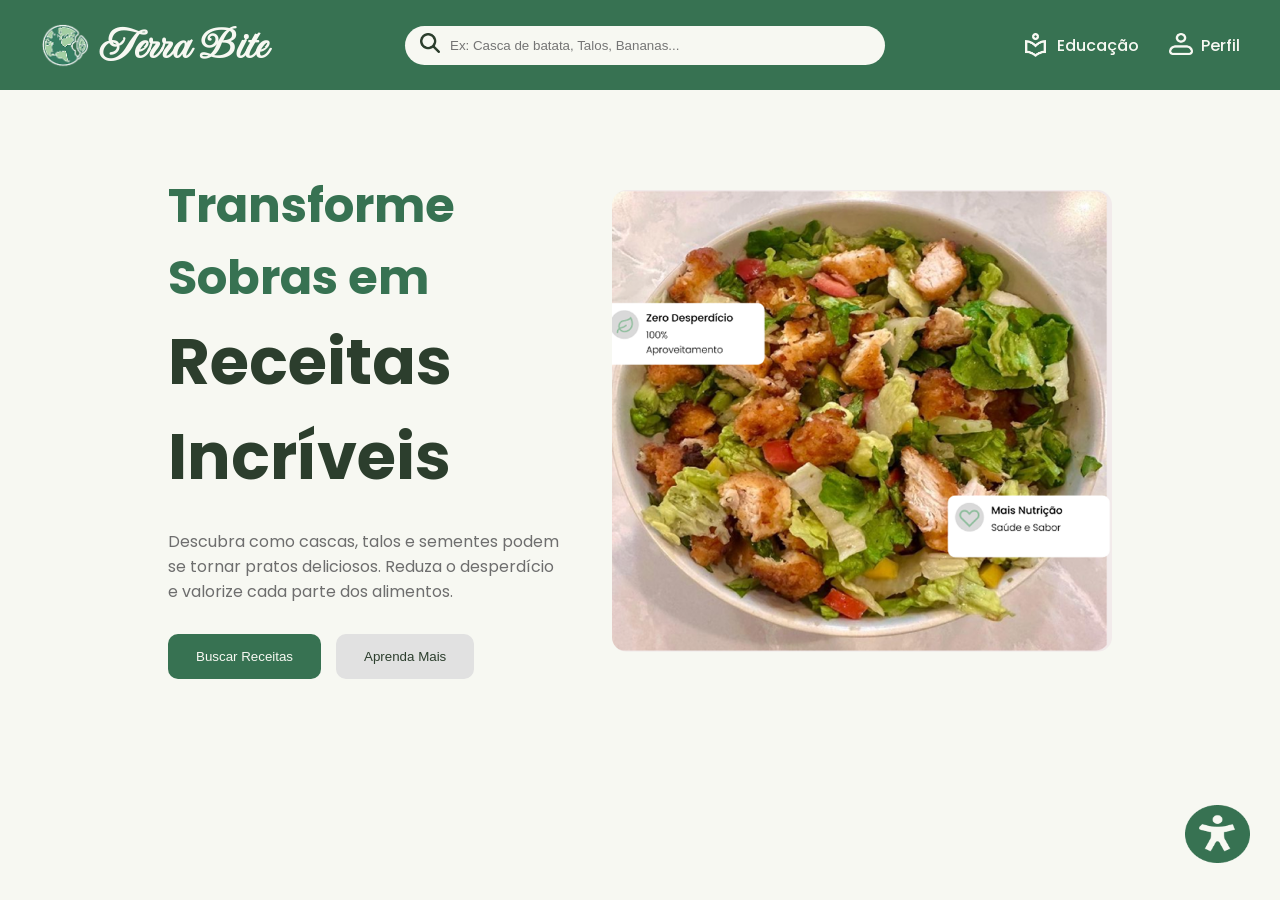
<file: index.html>
<!DOCTYPE html>
<html lang="pt-br">
<head>
    <meta charset="UTF-8">
    <meta name="viewport" content="width=device-width, initial-scale=1.0">

    <title>Terra Bite</title>
    
    <link rel="icon" type="image/png" href="pictures/image 15.png">

    <link rel="stylesheet" href="HomePage.css">
    <link rel="stylesheet" href="Style.css">
    <link rel="stylesheet" href="popup.css">
    <link rel="stylesheet" href="colors.css">
    
    
</head>
<body>

    <header class="navbar">

        <a href="index.html" class="logo-link">
            <div class="logo">
                <img src="icons/ICONE (1).png" alt="Logo Terra Bite">
                <h1>Terra Bite</h1>
            </div>
        </a>

        <div class="search">
            <div id="lupa" class="icone iconepequeno"></div>
            <input
            type="text"
            placeholder="Ex: Casca de batata, Talos, Bananas..."
            >
        </div>

        <nav>
            <a href="Educacao.html">
                <div id="educaçao" class="icone iconepequeno" ></div>
                Educação
            </a>

            <a href="Cadastro.html">
                <div id="perfil" class="icone iconepequeno" ></div>
                Perfil
            </a>
        </nav>

    </header>

    <!-- CONTEÚDO -->
    <main>

        <section class="hero">

            <div class="texto">

                <h3>
                    Transforme <br> Sobras em
                </h3>
                <h2>
                    Receitas Incríveis
                </h2>

                

                <p>
                    Descubra como cascas, talos e sementes podem se tornar pratos deliciosos.
                    Reduza o desperdício e valorize cada parte dos alimentos.
                </p>

                <div class="botoes">
                    <a href="NavegarReceitas.html">
                        <button class="btn-verde">
                            Buscar Receitas
                        </button>   
                    </a>
                    <a href="Educacao.html">
                        <button class="btn-cinza">
                            Aprenda Mais
                        </button>
                    </a>

                </div>

            </div>

            <div class="imagem">
                <img src="pictures/salada.png" alt="">
            </div>

        </section>

    </main>

    <button id="abrirpopup" class="acessibilidade icone"
        type="button" aria-label="Abrir acessibilidade">
    </button>   

<div id="areapopup"></div>

<script src="popup.js"></script>
<script src="acessibilidade2.js"></script>

</body>
</html>
</file>
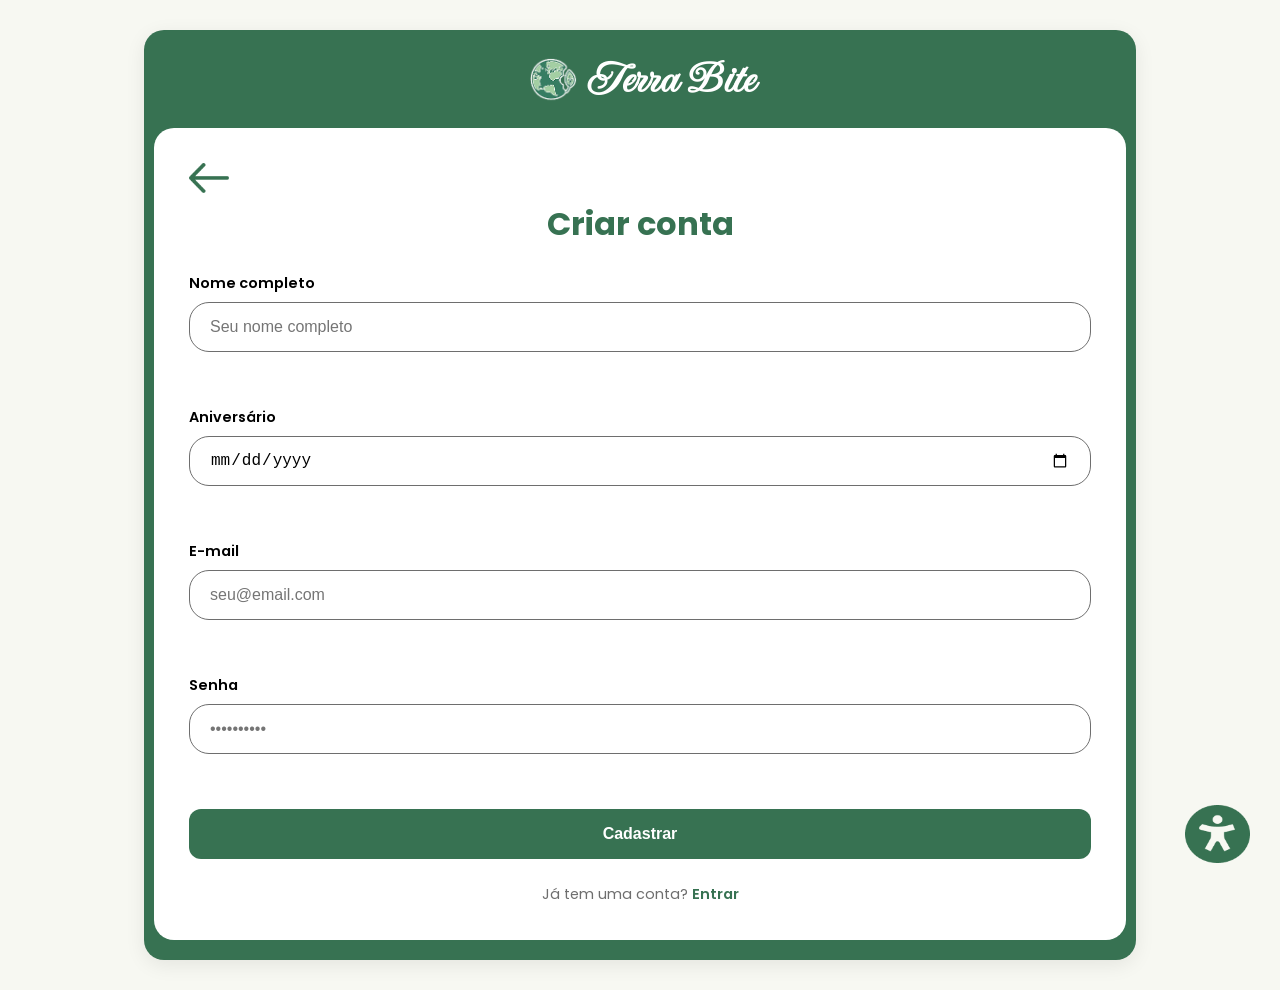
<file: Cadastro.html>
<!DOCTYPE html>
<html lang="pt-br">

<head>
    <meta charset="UTF-8">
    <meta name="viewport" content="width=device-width, initial-scale=1.0">
    <title>Criar Conta - Terra Bite</title>

    <link rel="stylesheet" href="Cadastro.css">
    <link rel="stylesheet" href="Style.css">
    <link rel="stylesheet" href="popup.css">
    <link rel="stylesheet" href="colors.css">
    
</head>

<body>

    <main >

        

        <!-- Logo -->
        <a href="index.html" class="logo-link">
            <div class="logo">
                <img src="icons/ICONE (1).png" alt="Logo Terra Bite">
                <h2>Terra Bite</h2>
            </div>
        </a>

        <div class="container">

            <div class="btn-sair">
                <img src="icons/voltar.png" alt="Voltar" onclick="history.back()">
            </div>

            <h1>Criar conta</h1>

            <form id="cadastroForm">

                <!-- Nome -->
                <label for="nome">Nome completo</label>
                <div class="input-box">
                    <input type="text" id="nome" placeholder="Seu nome completo">
                </div>
                <span id="erroNome" class="mensagem-erro"></span>

                <!-- Aniversário -->
                <label for="aniversario">Aniversário</label>
                <div class="input-box">
                    <input type="date" id="aniversario">
                </div>
                <span id="erroAniversario" class="mensagem-erro"></span>

                <!-- E-mail -->
                <label for="email">E-mail</label>
                <div class="input-box">
                    <input type="email" id="email" placeholder="seu@email.com">
                </div>
                <span id="erroEmail" class="mensagem-erro"></span>

                <!-- Senha -->
                <label for="senha">Senha</label>
                <div class="input-box">
                    <input type="password" id="senha" placeholder="••••••••••">
                </div>
                <span id="erroSenha" class="mensagem-erro"></span>

                <!-- Botão -->
                <button type="submit">
                    Cadastrar
                </button>

                <p class="login">
                    Já tem uma conta?
                    <a href="#">Entrar</a>
                </p>

            </form>
        </div>
    </main>


    <!-- POP-UP DE SUCESSO -->
    <div id="sucesso" class="sucesso">

        <div class="sucesso-box">
            <h2>Sucesso!</h2>
            <p>Cadastro realizado com sucesso!</p>
            <p>Seu perfil será aberto em seguida.</p>
        </div>

    </div>

    <button id="abrirpopup" class="acessibilidade icone"
        type="button" aria-label="Abrir acessibilidade">
    </button> 

    <div id="areapopup"></div>

    <script src="script.js"></script>
    <script src="popup.js"></script>
    <script src="acessibilidade2.js"></script>
    
</body>

</html>
</file>
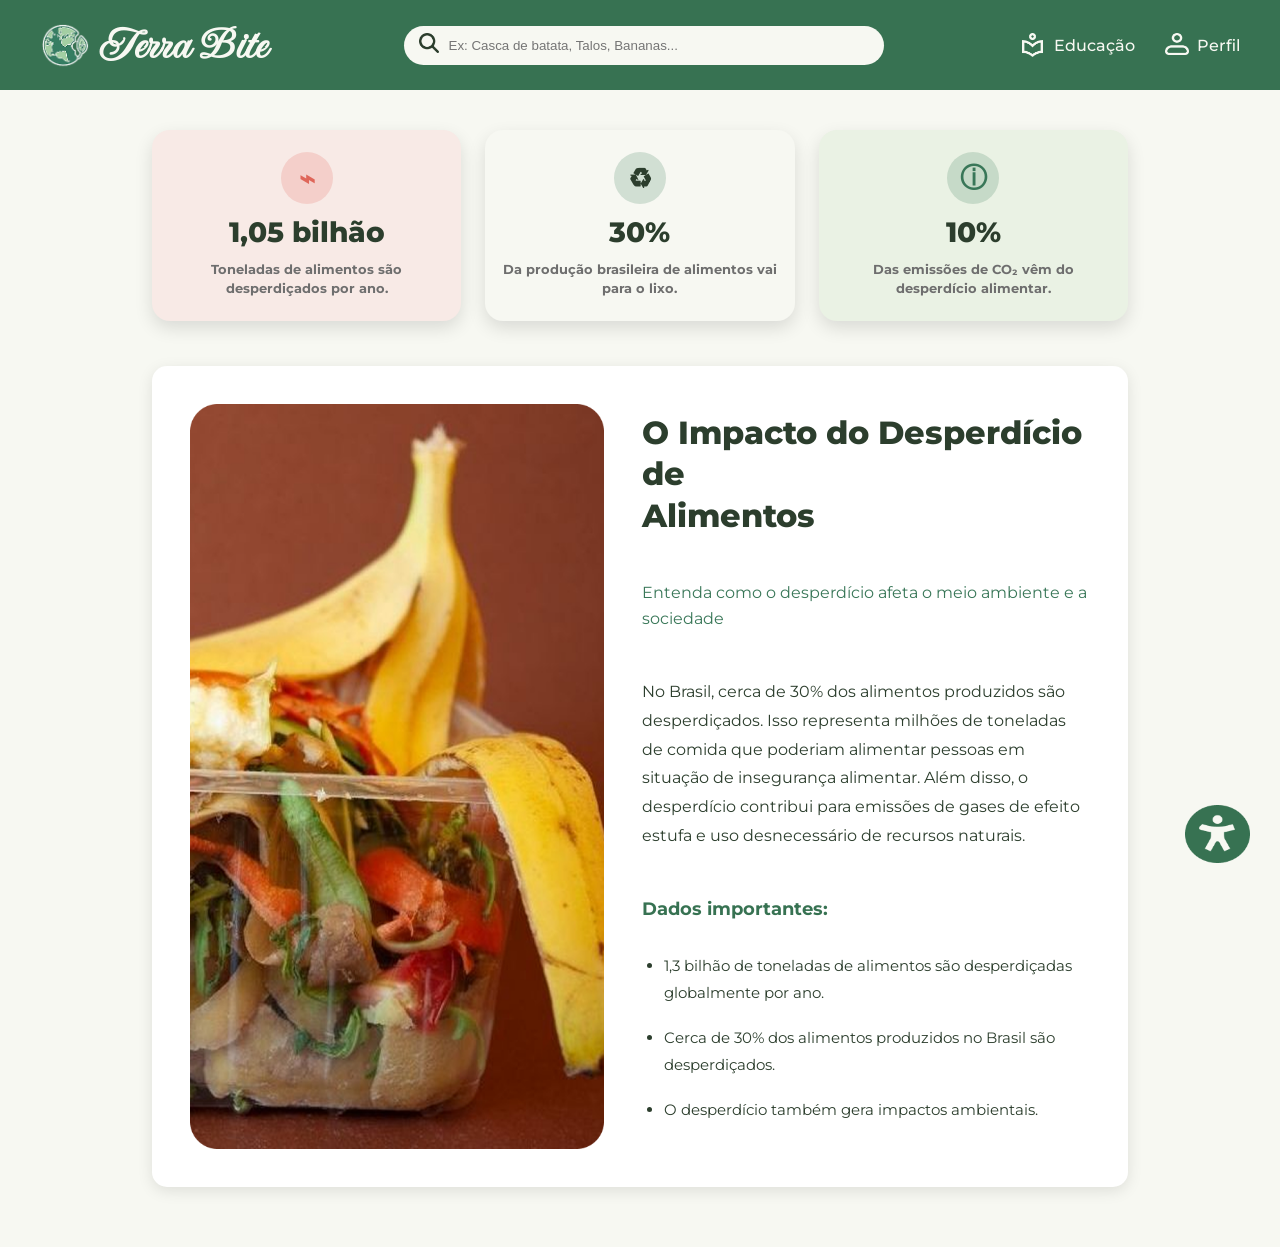
<file: Educacao.html>
<!DOCTYPE html>
<html lang="pt-BR">
<head>
    <meta charset="UTF-8">
    <meta name="viewport" content="width=device-width, initial-scale=1.0">

    <title>Desperdício de Alimentos</title>

    <link rel="stylesheet" href="Style.css">
    <link rel="stylesheet" href="popup.css">
    <link rel="stylesheet" href="colors.css">
    <link rel="stylesheet" href="Educacao.css">
    
    <link rel="preconnect" href="https://fonts.googleapis.com">
    <link rel="preconnect" href="https://fonts.gstatic.com" crossorigin>
    <link href="https://fonts.googleapis.com/css2?family=Montserrat:wght@400;500;600;700;800&display=swap" rel="stylesheet">
</head>

<body>

    <header class="navbar">

        <a href="index.html" class="logo-link">
            <div class="logo">
                <img src="icons/ICONE (1).png" alt="Logo Terra Bite">
                <h1>Terra Bite</h1>
            </div>
        </a>

        <div class="search">
            <div id="lupa" class="icone iconepequeno"></div>
            <input
            type="text"
            placeholder="Ex: Casca de batata, Talos, Bananas..."
            >
        </div>

        <nav>
            <a href="Educacao.html">
                <div id="educaçao" class="icone iconepequeno" ></div>
                Educação
            </a>

            <a href="Cadastro.html">
                <div id="perfil" class="icone iconepequeno" ></div>
                Perfil
            </a>
        </nav>

    </header>


    <main>

        <!-- CARDS SUPERIORES -->
        <section class="dados">

            <div class="card card-vermelho">
                <div class="icon">⌁</div>

                <h2>1,05 bilhão</h2>

                <p>
                    <b>Toneladas de alimentos são <br>desperdiçados
                     por ano.</b>
                </p>
            </div>


            <div class="card card-cinza">
                <div class="icon">♻</div>

                <h2>30%</h2>

                <p>
                    <b>Da produção brasileira de alimentos
                    vai para o lixo.</b>
                </p>
            </div>


            <div class="card card-verde">
                <div class="icon">ⓘ</div>

                <h2>10%</h2>

                <p>
                    <b>Das emissões de CO₂ vêm do
                    desperdício alimentar.</b>
                </p>
            </div>

        </section>


        <!-- SEÇÃO PRINCIPAL -->
        <section class="impacto">

            <!-- IMAGEM -->
            <div class="imagem">
                <img src="pictures/desperdicio.png" alt="Desperdício de alimentos">
            </div>


            <!-- TEXTO -->
            <div class="conteudo">

                <h1>
                    O Impacto do Desperdício de<br>
                    Alimentos
                </h1>

                <p class="subtitulo">
                    Entenda como o desperdício afeta o meio ambiente e a
                    sociedade
                </p>

                <p class="texto">
                    No Brasil, cerca de 30% dos alimentos produzidos
                    são desperdiçados. Isso representa milhões de
                    toneladas de comida que poderiam alimentar pessoas
                    em situação de insegurança alimentar. Além disso,
                    o desperdício contribui para emissões de gases de
                    efeito estufa e uso desnecessário de recursos naturais.
                </p>


                <h3>Dados importantes:</h3>

                <ul>
                    <li>
                        1,3 bilhão de toneladas de alimentos são
                        desperdiçadas globalmente por ano.
                    </li>

                    <li>
                        Cerca de 30% dos alimentos produzidos no Brasil
                        são desperdiçados.
                    </li>

                    <li>
                        O desperdício também gera impactos ambientais.
                    </li>
                </ul>
            </div>
        </section>
    </main>

    <button id="abrirpopup" class="acessibilidade icone"
        type="button" aria-label="Abrir acessibilidade">
    </button> 

    <div id="areapopup"></div>

    <script src="popup.js"></script>
    <script src="acessibilidade2.js"></script>
</body>
</html>
</file>
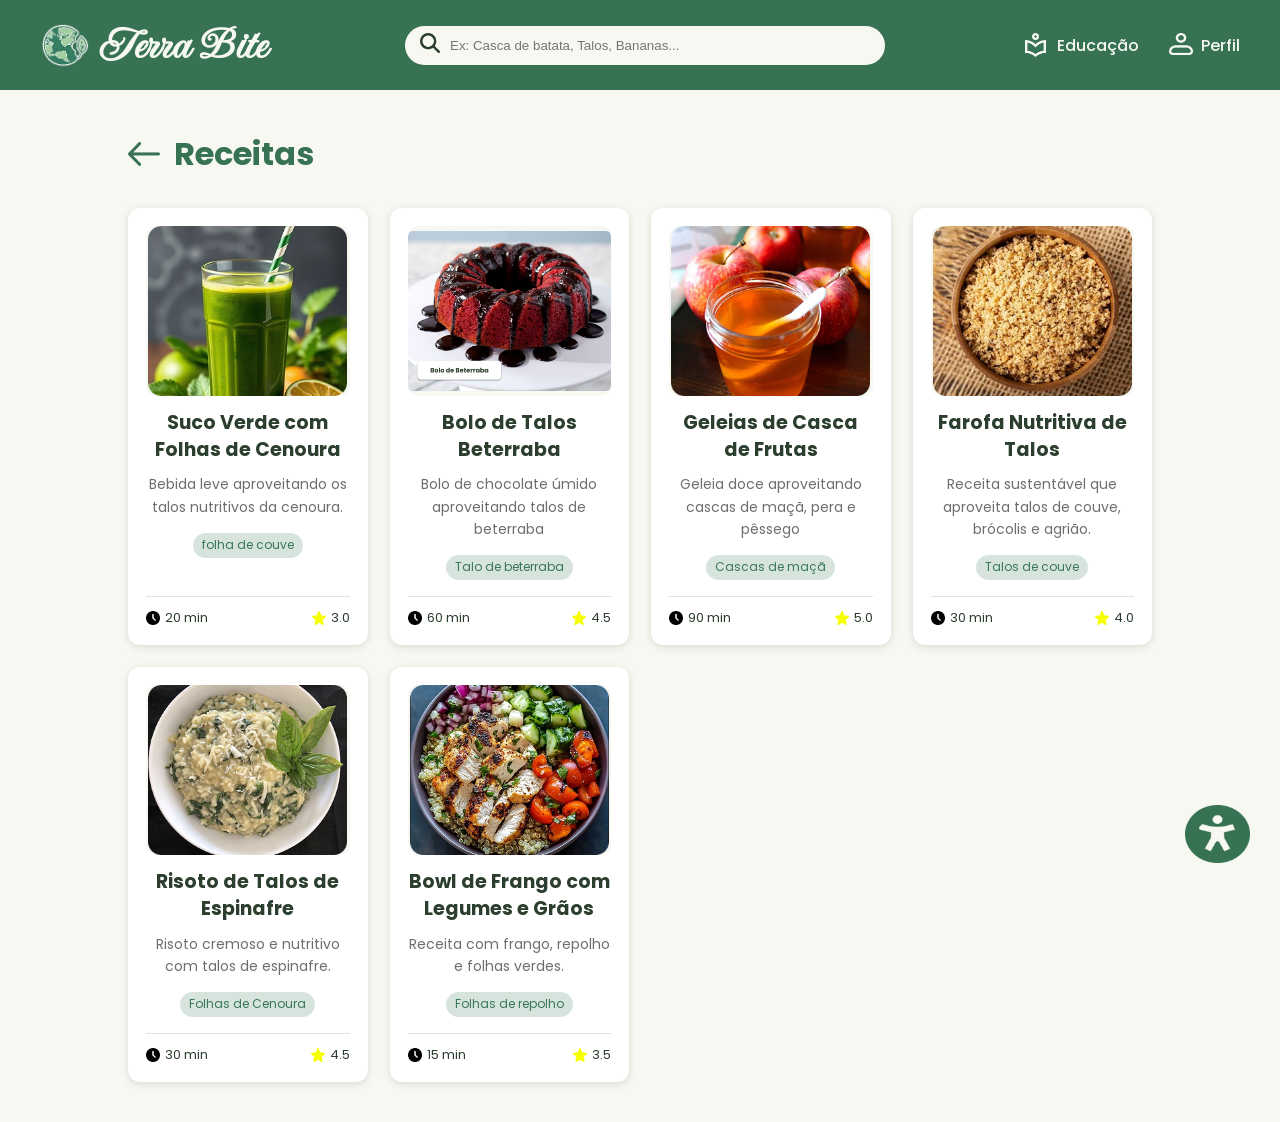
<file: NavegarReceitas.html>
<!DOCTYPE html>
<html lang="pt-br">
<head>
    <meta charset="UTF-8">
    <meta name="viewport" content="width=device-width, initial-scale=1.0">

    <title>Terra Bite</title>
    <link rel="icon" type="image/png" href="pictures/image 15.png">
    <link rel="stylesheet" href="Style.css">
    <link rel="stylesheet" href="popup.css">
    <link rel="stylesheet" href="colors.css">
    <link rel="stylesheet" href="NavegarReceitas.css">
</head>
<body>

    <header class="navbar">

        <a href="index.html" class="logo-link">
            <div class="logo">
                <img src="icons/ICONE (1).png" alt="Logo Terra Bite">
                <h1>Terra Bite</h1>
            </div>
        </a>

        <div class="search">
            <div id="lupa" class="icone iconepequeno"></div>
            <input
            type="text"
            placeholder="Ex: Casca de batata, Talos, Bananas..."
            >
        </div>

        <nav>
            <a href="Educacao.html">
                <div id="educaçao" class="icone iconepequeno" ></div>
                Educação
            </a>

            <a href="Cadastro.html">
                <div id="perfil" class="icone iconepequeno" ></div>
                Perfil
            </a>
        </nav>

    </header>

    <main>

        <section class="receitas">

            <div class="titulo-receitas">
                <button class="btn-sair" type="button"
                onclick="history.back()" aria-label="Voltar">
                    <img src="icons/voltar.png" alt="">
                </button>
                <h2>Receitas</h2>
            </div>

            <div id="grid-receitas"></div>

            <button id="abrirpopup" class="acessibilidade icone"
            type="button" aria-label="Abrir acessibilidade">
            </button> 

            <div id="areapopup"></div>
            
        </section>
    </main>

    <script src="NavegarReceita.js"></script>
    <script src="popup.js"></script>
    <script src="acessibilidade2.js"></script>

</body>
</html>
</file>
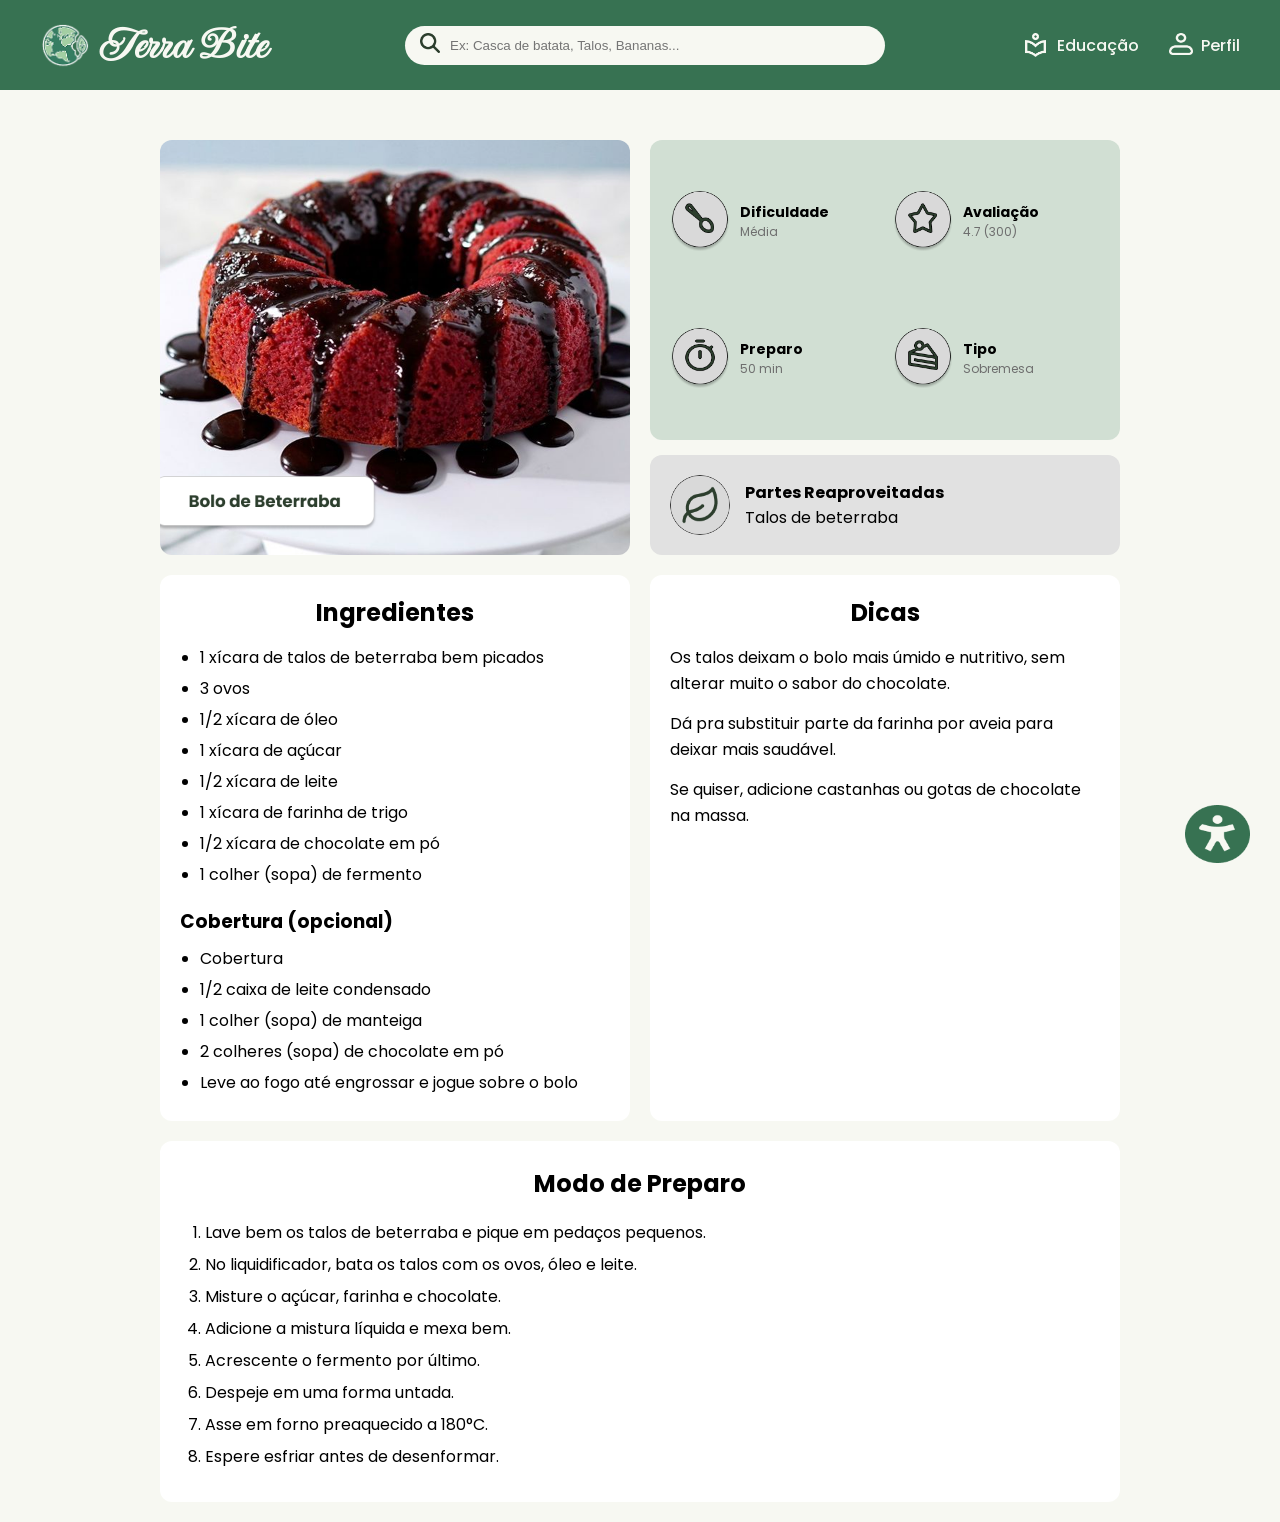
<file: receita.html>
<!DOCTYPE html>
<html lang="pt-BR">
<head>
    <meta charset="UTF-8">
    <meta name="viewport" content="width=device-width, initial-scale=1.0">
    <title>Bolo de Beterraba</title>
    <link rel="icon" type="image/png" href="pictures/image 15.png">

    <link rel="stylesheet" href="Style.css">
    <link rel="stylesheet" href="popup.css">
    <link rel="stylesheet" href="colors.css">
    <link rel="stylesheet" href="receita.css">


<style>

</style>

</head>
<body>
    
     <header class="navbar">

        <a href="index.html" class="logo-link">
            <div class="logo">
                <img src="icons/ICONE (1).png" alt="Logo Terra Bite">
                <h1>Terra Bite</h1>
            </div>
        </a>

        <div class="search">
            <div id="lupa" class="icone iconepequeno"></div>
            <input
            type="text"
            placeholder="Ex: Casca de batata, Talos, Bananas..."
            >
        </div>

        <nav>
            <a href="Educacao.html">
                <div id="educaçao" class="icone iconepequeno" ></div>
                Educação
            </a>

            <a href="Cadastro.html">
                <div id="perfil" class="icone iconepequeno" ></div>
                Perfil
            </a>
        </nav>

    </header>


<div class="container">

    <!-- TOPO -->
    <section class="topo">
        <div class="foto-receita">
            <img src="pictures/bolobeterraba.png" alt="Bolo de Beterraba">

        </div>

        <div class="info-lateral">

            <div class="cards-info">

                <div class="card-mini">
                    <img src="icons/colher.png" alt="">
                    <div>
                        <h4>Dificuldade</h4>
                        <p>Média</p>
                    </div>
                </div>

                <div class="card-mini">
                    <img src="icons/estrela.png" alt="">
                    <div>
                        <h4>Avaliação</h4>
                        <p>4.7 (300)</p>
                    </div>
                </div>

                <div class="card-mini">
                    <img src="icons/relogio.png" alt="">
                    <div>
                        <h4>Preparo</h4>
                        <p>50 min</p>
                    </div>
                </div>

                <div class="card-mini">
                    <img src="icons/bolo.png" alt="">
                    <div>
                        <h4>Tipo</h4>
                        <p>Sobremesa</p>
                    </div>
                </div>

            </div>

            <div class="partes">
                <img src="icons/folha.png" alt="">
                <div>
                    <h4>Partes Reaproveitadas</h4>
                    <p>Talos de beterraba</p>
                </div>
            </div>

        </div>
    </section>

    <!-- INGREDIENTES E DICAS -->
    <section class="meio">

        <div class="card">
            <h2>Ingredientes</h2>

            <ul>
                <li>1 xícara de talos de beterraba bem picados</li>
                <li>3 ovos</li>
                <li>1/2 xícara de óleo</li>
                <li>1 xícara de açúcar</li>
                <li>1/2 xícara de leite</li>
                <li>1 xícara de farinha de trigo</li>
                <li>1/2 xícara de chocolate em pó</li>
                <li>1 colher (sopa) de fermento</li>
            </ul>

            <h3>Cobertura (opcional)</h3>

            <ul>
                <li>Cobertura</li>
                <li>1/2 caixa de leite condensado</li>
                <li>1 colher (sopa) de manteiga</li>
                <li>2 colheres (sopa) de chocolate em pó</li>
                <li>Leve ao fogo até engrossar e jogue sobre o bolo</li>
            </ul>
        </div>

        <div class="card">
            <h2>Dicas</h2>

            <p>
                Os talos deixam o bolo mais úmido e nutritivo,
                sem alterar muito o sabor do chocolate.
            </p>

            <p>
                Dá pra substituir parte da farinha por aveia para deixar mais saudável.
            </p>

            <p>
                Se quiser, adicione castanhas ou gotas de chocolate na massa.
            </p>
        </div>

    </section>

    <!-- MODO DE PREPARO -->
    <section class="preparo">
        <h2>Modo de Preparo</h2>

        <ol>
            <li>Lave bem os talos de beterraba e pique em pedaços pequenos.</li>
            <li>No liquidificador, bata os talos com os ovos, óleo e leite.</li>
            <li>Misture o açúcar, farinha e chocolate.</li>
            <li>Adicione a mistura líquida e mexa bem.</li>
            <li>Acrescente o fermento por último.</li>
            <li>Despeje em uma forma untada.</li>
            <li>Asse em forno preaquecido a 180°C.</li>
            <li>Espere esfriar antes de desenformar.</li>
        </ol>

    </section>
</div>

    <button id="abrirpopup" class="acessibilidade icone"
        type="button" aria-label="Abrir acessibilidade">
    </button> 

    <div id="areapopup"></div>

    <script src="popup.js"></script>
    <script src="acessibilidade2.js"></script>
</body>
</html>
</file>
<file: HomePage.css>
@import url('https://fonts.googleapis.com/css2?family=Imperial+Script&family=Poppins:wght@300;400;500;600;700&display=swap');

.hero{
    max-width: 1200px;

    margin: auto;
    padding: 80px 40px;

    display: flex;
    align-items: center;
    justify-content: space-between;

    gap: 50px;
}

.texto{
    flex: 1;
}

.texto h3{
    font-size: 3rem;
    color: var(--cor-principal);
}

.texto h2{
    font-size: 4rem;
    color:var(--preto);
}

.texto p{
    max-width: 500px;
    margin-top: 25px;

    color:var(--cinza) ;
}

.botoes{
    display: flex;
    gap: 15px;

    margin-top: 30px;
}

.botoes button{
    width: fit-content;
    padding: 12px 25px;
    border: 3px solid transparent;
    border-radius: 10px;
    cursor: pointer;
    transition: 300ms ease;
}
.btn-verde{
    background:var(--cor-principal);
    color: var(--fundo);
}
.btn-verde:hover{
    background:var(--cinza-claro);
    border-color: var(--cor-principal);
    color: var(--cor-principal);
}

.btn-cinza{
    background: var(--cinza-claro);
    color: var(--preto);
}
.btn-cinza:hover{
    border-color: var(--cor-principal);
}

.imagem img{
    width: 500px;
    border-radius: 15px;
}

/* TABLETS */

@media (max-width: 1024px){
    .hero{
        padding: 60px 20px;
        gap: 30px;
    }

    .texto h2{
        font-size: 3rem;
    }

    .texto h3{
        font-size: 2.5rem;
    }

    .imagem img{
        width: 400px;
        max-width: 100%;
    }
}

/* CELULARES */

@media (max-width: 768px){
    .hero{
        width: 100%;
        max-width: 100%;
        flex-direction: column;
        text-align: center;

        padding: 40px 20px;
    }

    .texto p{
        max-width: 100%;
    }

    .botoes{
        justify-content: center;
        flex-wrap: wrap;
    }

    .texto h2{
        font-size: 2.8rem;
    }

    .texto h3{
        font-size: 2rem;
    }

    .imagem img{
        width: 100%;
        max-width: 450px;
    }
}

/* CELULARES PEQUENOS */

@media (max-width: 480px){
    main{
        max-width: 95%;
    }

    .texto h2{
        font-size: 2.2rem;
    }

    .texto h3{
        font-size: 1.5rem;
    }

    .texto p{
        font-size: 0.95rem;
    }

    .btn-verde,
    .btn-cinza{
        width: 100%;
    }
}


@import url('https://fonts.googleapis.com/css2?family=Imperial+Script&family=Poppins:wght@300;400;500;600;700&display=swap');

/*header*/
.navbar{
    width: 100%;
    height: 90px;

    display: flex;
    flex-wrap: nowrap;
    align-items: center;
    justify-content: space-between;

    padding: 0 40px;

    background: var(--cor-principal);
}

.logo{
    display: flex;
    align-items: center;
    gap: 10px;
}

.logo img{
    width: 50px;
}

.logo h1{
    font-family: 'Imperial Script', cursive;
    font-size: 3rem;
    color:var(--fundo);
}

.logo-link{
    text-decoration: none;
}

.search{
    width: 40%;
    position: relative;
    
}

.search input{
    width: 100%;

    padding: 12px 20px 12px 45px;

    border: none;
    border-radius: 30px;

    background: var(--fundo);

    outline: none;
}

nav{
    display: flex;
    gap: 30px;
}

nav a{
    display: flex;
    align-items: center;
    gap: 8px;

    text-decoration: none;
    color:var(--fundo);
    font-weight: 500;
}

nav a:hover{
    text-decoration: underline;
    
}

/* ACESSIBILIDADE */

.acessibilidade{
    position: fixed;

    right: 30px;
    bottom: 30px;

    width: 65px;
    height: 65px;

    cursor: pointer;
}

.acessibilidade img{
    width: 100%;
    height: 100%;

    display: block;
}

/* TABLETS */

@media (max-width: 1024px){

    .navbar{
        padding: 0 20px;
    }

    .logo h1{
        font-size: 2.5rem;
    }

    .search{
        width: 35%;
    }
}

/* CELULARES */

@media (max-width: 768px){

    .navbar{
        height: auto;

        flex-direction: column;
        gap: 15px;

        padding: 20px;
    }

    .search{
        width: 100%;
    }

    nav{
        gap: 20px;
    }

    .acessibilidade{
        width: 60px;
        height: 60px;

        right: 15px;
        bottom: 15px;
    }
}

/* CELULARES PEQUENOS */

@media (max-width: 480px){

    .logo h1{
        font-size: 2rem;
    }

    nav{
        flex-direction: row;
        align-items: center;
        gap: 10px;
    }
}
</file>
<file: Style.css>
@import url('https://fonts.googleapis.com/css2?family=Imperial+Script&family=Poppins:wght@300;400;500;600;700&display=swap');


*{
    margin: 0;
    padding: 0;
    box-sizing: border-box;
}

body{
    font-family: 'Poppins', sans-serif;
    background: var(--fundo);
}
main{
    width: 80%;
    margin: auto;
}

/*header*/
.navbar{
    width: 100%;
    height: 90px;

    display: flex;
    flex-wrap: nowrap;
    align-items: center;
    justify-content: space-between;

    padding: 0 40px;

    background: var(--cor-principal);
}

.logo{
    display: flex;
    align-items: center;
    gap: 10px;
}

.logo img{
    width: 50px;
}

.logo h1{
    font-family: 'Imperial Script', cursive;
    font-size: 3rem;
    color:var(--fundo);
}

.logo-link{
    text-decoration: none;
}

.search{
    width: 40%;
    position: relative;
}

.search img{
    width: 20px;
    position: absolute;
    left: 15px;
    top: 50%;

    transform: translateY(-50%);
}

.search input{
    width: 100%;

    padding: 12px 20px 12px 45px;

    border: none;
    border-radius: 30px;

    background: var(--fundo);

    outline: none;
}

nav{
    display: flex;
    gap: 30px;
}

nav a{
    display: flex;
    align-items: center;
    gap: 8px;

    text-decoration: none;
    color:var(--fundo);
    font-weight: 500;
}

nav a:hover{
    text-decoration: underline;
    
}

nav img{
    width: 24px;
}



/* ACESSIBILIDADE */

.acessibilidade{
    background-color: transparent;
    border: none;
    color: transparent;

    position: fixed;

    right: 30px;
    bottom: 30px;

    width: 65px;
    height: 65px;

    cursor: pointer;
}

.acessibilidade img{
    width: 100%;
    height: 100%;

    display: block;
}

/* TABLETS */

@media (max-width: 1024px){

    .navbar{
        padding: 0 20px;
    }

    .logo h1{
        font-size: 2.5rem;
    }

    .search{
        width: 35%;
    }
}

/* CELULARES */

@media (max-width: 768px){

    .navbar{
        height: auto;

        flex-direction: column;
        gap: 15px;

        padding: 20px;
    }

    .search{
        width: 100%;
    }

    nav{
        gap: 20px;
    }

    .acessibilidade{
        width: 60px;
        height: 60px;

        right: 15px;
        bottom: 15px;
    }
}

/* CELULARES PEQUENOS */

@media (max-width: 480px){

    .logo h1{
        font-size: 2rem;
    }

    nav{
        flex-direction: row;
        align-items: center;
        gap: 10px;
    }
}


/*ICONES*/
.icone {
    display: inline-flex;
    align-items: center;
    justify-content: center;

    border: none;
    background-color: var(--preto);
    cursor: pointer;
    mask-size: contain;
    mask-repeat: no-repeat;
}
/*ICONES GRANDES*/
.iconegrande{

}
/*ICONES MÉDIOS*/
.iconemedio{

}
/*ICONES PEQUENOS*/
.iconepequeno{
    width: 24px;
    height: 24px;

}

/*icones*/ 
#lupa{
    mask-image: url("icons/Vector.png");
    width: 20px;
    position: absolute;
    left: 15px;
    top: 50%;

    transform: translateY(-50%);
}
#educaçao{
    mask-image: url("icons/icone\ educaçao.png");   
    background-color: var(--fundo);
}
#perfil{
    mask-image: url("icons/icone\ perfil.png");
    background-color: var(--fundo);
}

#abrirpopup{
    mask-image: url(pictures/Vector.png);
    background-color: var(--cor-principal);
}
</file>
<file: popup.css>
/* SOBREPOSIÇÃO DO POPUP */

.overlaypopup {
    display: none;
    position: fixed;
    inset: 0;

    background: rgba(0, 0, 0, 0.5);

    justify-content: flex-end;
    align-items: flex-end;

    padding: 20px;
    box-sizing: border-box;
    z-index: 1000;
}

.overlaypopup.ativo {
    display: flex;
}

/* JANELA */

.popup,
.popup * {
    box-sizing: border-box;
}

.popup {
    width: min(25vw, 440px);
    min-width: min(320px, calc(100vw - 40px));
    max-width: calc(100vw - 40px);

    height: 50vh;
    min-height: min(300px, calc(100vh - 40px));
    max-height: calc(100vh - 40px);

    padding: 20px;

    color: var(--preto);
    background: var(--fundo);

    border: 2px solid var(--cor-principal);
    border-radius: 8px;

    overflow-y: auto;
}

/* BOTÕES SUPERIORES */

.comandos {
    display: flex;
    justify-content: space-between;
    align-items: center;
}



.icone img {
    width: 100%;
    height: 100%;
    object-fit: contain;
}

.titulo {
    text-align: center;
    margin: 15px 0;
}

/* SEÇÕES DO POPUP */

.popup .secao {
    display: grid;
    grid-template-columns: repeat(2, minmax(0, 1fr));
    gap: 12px;
}

.popup .secao[hidden],
.popup [hidden] {
    display: none !important;
}

.popup #acessibilidade[data-conteudo="acessibilidade"] > .caixa:nth-child(1), #acessibilidade > .caixa:nth-child(2), #acessibilidade> .caixa:nth-child(3) {
    display: none;
}

.popup #daltonismo[data-conteudo="daltonismo"] > h3 {
    grid-column: 1 / -1;
}

/* CARDS E BOTÕES */

.caixa {
    display: flex;
    align-items: center;
    justify-content: space-between;
    gap: 10px;

    min-width: 0;
    padding: 12px;

    color: var(--preto);
    background: var(--fundo);

    border: 2px solid var(--verde-claro);
    border-radius: 8px;

    font: inherit;
    text-align: left;
}

button.caixa {
    cursor: pointer;
}

button.caixa:hover {
    background: var(--verde-claro);
}

button.caixa.ativo {
    border-color: var(--cor-principal);
}

/* TAMANHO DA FONTE */

.caixamenor {
    display: flex;
    flex-wrap: wrap;
    align-items: center;
    gap: 5px;
}

.botoesFonte button {
    padding: 5px;
    cursor: pointer;
}

/* TELAS PEQUENAS */

@media (max-width: 600px) {
    .popup {
        width: calc(100vw - 40px);
    }

    .popup .secao {
        grid-template-columns: 1fr;
    }

    .popup .secao[data-conteudo="acessibilidade"] > .caixa:first-child,
    .popup .secao[data-conteudo="daltonismo"] > h3 {
        grid-column: 1;
    }
}

/*ICONES*/

#escuro{
    mask-image: url("icons/lua.png") ;
}

#claro{
    mask-image: url("icons/sol.png");
}

#voltar{
    mask-image: url("icons/voltar.png");
}

#fechar{
    mask-image: url("icons/fechar.png");
}

#daltonico{
    mask-image: url("icons/olho.png");
}
</file>
<file: colors.css>
:root{
    --cor-principal:#377252;
    --fundo:#f7f8f2;
    --preto:#2C3E2D;
    --branco:#fff;
    --cinza:#6E6E6E;
    --cinza-claro:#E1E1E1;
    --vermelho:#df6659;
    --vermelho-claro:#f8eae6;
    --verde:#397758;
    --verde-claro:#eaf2e4;

}

[data-tema="protanopia"] {
    --cor-principal: #2878A8;
    --fundo: #F7F8F2;
    --preto: #263238;
    --branco: #FFFFFF;

    --cinza: #606060;
    --cinza-claro: #E2E2E2;

    --vermelho: #D9822B;
    --vermelho-claro: #F9E8D2;

    --verde: #2878A8;
    --verde-claro: #DCECF5;
}

[data-tema="deuteranopia"] {
    --cor-principal: #326B9C;
    --fundo: #F7F8F2;
    --preto: #263238;
    --branco: #FFFFFF;

    --cinza: #606060;
    --cinza-claro: #E2E2E2;

    --vermelho: #D97728;
    --vermelho-claro: #F9E8D2;

    --verde: #326B9C;
    --verde-claro: #DDEAF4;
}

[data-tema="tritanopia"] {
    --cor-principal: #397758;
    --fundo: #F7F8F2;
    --preto: #2C3E2D;
    --branco: #FFFFFF;

    --cinza: #626262;
    --cinza-claro: #E1E1E1;

    --vermelho: #C94C4C;
    --vermelho-claro: #F5DDDD;

    --verde: #397758;
    --verde-claro: #DCEBDD;
}

[data-tema="acromatopsia"] {
    --cor-principal: #333333;
    --fundo: #F5F5F5;
    --preto: #111111;
    --branco: #FFFFFF;

    --cinza: #555555;
    --cinza-claro: #D9D9D9;

    --vermelho: #222222;
    --vermelho-claro: #E8E8E8;

    --verde: #444444;
    --verde-claro: #D0D0D0;
}

[data-tema="alto-contraste"] {
    --cor-principal: #005FCC;
    --fundo: #FFFFFF;
    --preto: #000000;
    --branco: #FFFFFF;

    --cinza: #333333;
    --cinza-claro: #D9D9D9;

    --vermelho: #B00020;
    --vermelho-claro: #FFE5E5;

    --verde: #006B3C;
    --verde-claro: #DFF5E8;
}

:root[data-aparencia="noturno"] {
    --cor-principal: #5FAF82;
    --fundo: #121614;
    --preto: #E8F0EA;
    --branco: #121614;

    --cinza: #B7C0BA;
    --cinza-claro: #28302B;

    --vermelho: #FF8175;
    --vermelho-claro: #3A2522;

    --verde: #6FC08F;
    --verde-claro: #25372C;
}
</file>
<file: Cadastro.css>
@import url('https://fonts.googleapis.com/css2?family=Poppins:wght@300;400;500;600;700&display=swap');
@import url('https://fonts.googleapis.com/css2?family=Imperial+Script&family=Poppins:wght@300;400;500;600;700&display=swap');

*{
    margin: 0;
    padding: 0;
    box-sizing: border-box;
}

.btn-sair img{
    width: 40px;
    height: 30px;
    cursor: pointer;
}

body{
    font-family: 'Poppins', sans-serif;
    background: var(--fundo);
    display: flex;
    justify-content: center;
    padding: 30px 20px;
}

main{
    width: 100%;
    max-width: 80%; 
    padding: 20px 10px;
    background-color: var(--cor-principal);
    border-radius: 20px;
    box-shadow: 0 5px 20px rgba(0,0,0,0.08);
}
.container{
    background: var(--branco);
    padding: 35px;
    border-radius: 20px;
}


.logo{
    display: flex;
    justify-content: center;
    text-align: center;
    margin-bottom: 20px;
}

.logo img{
    width: 60px; 
}

.logo-link, .logo h2{
    color: var(--branco);
    font-family: 'Imperial Script', cursive;
    font-size: 3rem;
    text-decoration: none;
}

h1{
    text-align: center;
    color: var(--cor-principal);
    font-size: 2rem;
    margin-bottom: 25px;
    
}

form{
    display: flex;
    flex-direction: column;
}

label{
    font-size: 0.9rem;
    font-weight: 600;
    margin-bottom: 8px;
}

.input-box{
    display: flex;
    align-items: center; /* centraliza verticalmente */
    gap: 15px;
    height: 50px; 
    border-radius: 12px;
    margin-bottom: 18px;

    border: 1px solid var(--cinza);
    border-radius: 20px;

    background: var(--branco);

    padding: 0 20px;
    margin-bottom: 25px;
}

.input-box i{
    color: var(--cor-principal);
    font-size: 1rem;
}

.input-box input{
    flex: 1;
    border: none;
    outline: none;
    font-size: 1rem;
    background: transparent;
}

.receitas-publicadas{
    display: grid;
    grid-template-columns: repeat(3, minmax(0, 1fr));
    gap: 12px;
}

.input-box .fa-eye{
    color: var(--cinza-claro);
    cursor: pointer;
}

button{
    width: 100%;
    height: 50px;

    border: none;
    border-radius: 12px;

    background: var(--cor-principal);
    color: var(--branco);

    font-size: 1rem;
    font-weight: 600;

    cursor: pointer;
    transition: .3s;
}

button:hover{
    opacity: .9;
}

.login{
    text-align: center;
    margin-top: 25px;
    font-size: 0.9rem;
    color: var(--cinza);
}

.login a{
    text-decoration: none;
    color: var(--cor-principal);
    font-weight: 600;
}

/* Responsividade */

@media(max-width: 768px){
    .container{
        max-width: 95%;
    }

    h1{
        font-size: 2.2rem;
    }

    label{
        font-size: 1.2rem;
    }

    .input-box{
        height: 60px;
    }

    .input-box input{
        font-size: 1rem;
    }

    button{
        height: 65px;
        font-size: 1.5rem;
    }

    .genero{
        flex-direction: column;
    }

    .radio-card{
        width: 100%;
    }
}
.mensagem-erro { 
    color: red; 
    font-size: 13px; 
    margin-top: 4px; 
    margin-bottom: 8px; 
    display: block; 
    min-height: 18px; }

.sucesso {
    position: fixed;
    top: 0;
    left: 0;

    width: 100%;
    height: 100%;

    background: rgba(0, 0, 0, 0.5);

    display: none;

    justify-content: center;
    align-items: center;

    z-index: 9999;
}

.sucesso-box {
    background: white;

    padding: 30px;

    border-radius: 20px;

    text-align: center;

    width: 320px;

    animation: aparecer 0.3s ease;
}

.sucesso-box h2 {
    color: #2e7d32;
    margin-bottom: 10px;
}

.sucesso-box p {
    color: #555;
    margin-bottom: 5px;
}

@keyframes aparecer {

    from {
        opacity: 0;
        transform: scale(0.8);
    }

    to {
        opacity: 1;
        transform: scale(1);
    }
}

/*responsividade/adiconar o que falta*/
@media (max-width: 480px){
    body{
        padding: 12px;
    }

    .container{
        max-width: 100%;
        padding: 24px 16px;
        border-radius: 14px;
    }

    .logo h2{
        font-size: 1.6rem;
    }

    h1{
        font-size: 1.8rem;
    }

    label{
        font-size: .95rem;
    }

    .input-box{
        height: 52px;
        padding: 0 14px;
    }

    button{
        height: 54px;
        font-size: 1rem;
    }

    .acessibilidade{
        right: 14px;
        bottom: 14px;
        width: 56px;
        height: 56px;
    }
}
</file>
<file: Educacao.css>
/* =========================
   CONFIGURAÇÕES GERAIS
========================= */

* {
    box-sizing: border-box;
}

body {
    font-family: "Montserrat", Arial, sans-serif;
    color: var(--preto);
    margin: 0;
    overflow-x: hidden;
}



main {
    width: 80%;
    max-width: 1250px;
    margin: 0 auto;
    padding: 40px 24px 60px;
}

/* =========================
   CARDS DE DADOS
========================= */

.dados {
    display: grid;
    grid-template-columns: repeat(3, minmax(0, 1fr));
    gap: 24px;
    margin-bottom: 45px;
}

.card {
    width: 100%;
    min-width: 0;
    min-height: 168px;
    padding: 22px 16px;
    border-radius: 18px;

    display: flex;
    flex-direction: column;
    align-items: center;
    justify-content: center;

    text-align: center;
    overflow-wrap: anywhere;

    box-shadow: 0 7px 18px rgba(0, 0, 0, 0.12);
}

.card-vermelho {
    background-color: var(--vermelho-claro);
}

.card-cinza {
    background-color: var(--fundo);
}

.card-verde {
    background-color: var(--verde-claro);
}

/* Ícones */

.icon {
    width: 52px;
    height: 52px;
    flex-shrink: 0;
    border-radius: 50%;

    display: flex;
    align-items: center;
    justify-content: center;

    font-size: 27px;
    font-weight: bold;
    margin-bottom: 12px;
}

.card-vermelho .icon {
    background-color: color-mix(in srgb, var(--vermelho) 20%, transparent);
    color: var(--vermelho);
}

.card-cinza .icon {
    background-color: color-mix(in srgb, var(--verde) 20%, transparent);
    color: var(--preto);
}

.card-verde .icon {
    background-color: color-mix(in srgb, var(--verde) 20%, transparent);
    color: var(--verde);
}

/* Textos dos cards */

.card h2 {
    font-size: clamp(17px, 2.2vw, 28px);
    line-height: 1.2;
    font-weight: 800;
    margin: 0 0 10px;
}

.card p {
    max-width: 280px;
    margin: 0;
    font-size: 13px;
    line-height: 1.5;
    color: var(--cinza);
}

/* =========================
   SEÇÃO IMPACTO
========================= */

.impacto {
    background-color: var(--branco);
    border-radius: 15px;
    padding: 38px;

    display: flex;
    align-items: stretch;
    gap: 38px;

    box-shadow: 0 4px 15px rgba(0, 0, 0, 0.10);
}

/* Imagem */

.imagem {
    flex: 0 0 46%;
    min-width: 0;
    min-height: 400px;
    overflow: hidden;
    border-radius: 8px;
}

.imagem img {
    width: 100%;
    height: 100%;
    display: block;
    object-fit: cover;
}

/* Conteúdo */

.conteudo {
    flex: 1;
    min-width: 0;
}

.conteudo h1 {
    font-size: clamp(24px, 2.5vw, 32px);
    line-height: 1.3;
    font-weight: 800;
    margin: 0 0 20px;
    overflow-wrap: break-word;
}

.subtitulo {
    color: var(--verde);
    font-size: 16px;
    line-height: 1.6;
    margin: 0 0 24px;
}

.texto {
    font-size: 16px;
    line-height: 1.7;
    margin: 0 0 22px;
    overflow-wrap: break-word;
}

.conteudo h3 {
    color: var(--cor-principal);
    font-size: 18px;
    margin: 0 0 14px;
}

.conteudo ul {
    padding-left: 22px;
    margin: 0;
}

.conteudo li {
    font-size: 15px;
    line-height: 1.7;
    margin-bottom: 12px;
}

/* =========================
   TABLETS E TELAS MENORES
========================= */

@media (max-width: 900px) {
    main {
        padding: 30px 20px 45px;
    }

    .dados {
        gap: 16px;
        margin-bottom: 30px;
    }

    .card {
        padding: 18px 12px;
        min-height: 155px;
    }

    .card p {
        font-size: 12px;
    }

    .impacto {
        padding: 25px;
        gap: 25px;
    }

    .imagem {
        flex-basis: 42%;
        min-height: 350px;
    }

    .texto {
        font-size: 15px;
    }
}

/* =========================
   CELULARES
   MANTÉM OS 3 CARDS LADO A LADO
========================= */

@media (max-width: 600px) {
    main {
        padding: 22px 12px 35px;
    }

    .dados {
        display: grid;
        grid-template-columns: repeat(3, minmax(0, 1fr));
        gap: 8px;
        margin-bottom: 22px;
    }

    .card {
        min-height: 0;
        padding: 14px 5px;
        border-radius: 12px;
    }

    .icon {
        width: 34px;
        height: 34px;
        font-size: 19px;
        margin-bottom: 9px;
    }

    .card h2 {
        font-size: clamp(12px, 3.5vw, 17px);
        line-height: 1.2;
        margin-bottom: 7px;
        overflow-wrap: normal;
        word-break: normal;
    }

    .card p {
        font-size: clamp(9px, 2.5vw, 11px);
        line-height: 1.4;
        overflow-wrap: normal;
        word-break: normal;
    }

    .impacto {
        flex-direction: column;
        gap: 20px;
        padding: 16px;
        border-radius: 12px;
    }

    .imagem {
        flex: none;
        width: 100%;
        height: clamp(190px, 58vw, 300px);
        min-height: 0;
    }

    .conteudo {
        width: 100%;
    }

    .conteudo h1 {
        font-size: clamp(22px, 6vw, 28px);
        line-height: 1.3;
        margin-bottom: 14px;
    }

    /* Evita uma quebra de linha forçada no título */
    .conteudo h1 br {
        display: none;
    }

    .subtitulo {
        font-size: 14px;
        line-height: 1.5;
        margin-bottom: 18px;
    }

    .texto {
        font-size: 14px;
        line-height: 1.7;
        margin-bottom: 20px;
    }

    .conteudo h3 {
        font-size: 17px;
    }

    .conteudo li {
        font-size: 14px;
        line-height: 1.6;
        margin-bottom: 10px;
    }
}

/* =========================
   CELULARES MUITO ESTREITOS
========================= */

@media (max-width: 360px) {
    main {
        padding-right: 8px;
        padding-left: 8px;
    }

    .dados {
        gap: 5px;
    }

    .card {
        padding: 12px 3px;
        border-radius: 9px;
    }

    .card h2 {
        font-size: 11px;
    }

    .card p {
        font-size: 9px;
    }

    .icon {
        width: 29px;
        height: 29px;
        font-size: 17px;
    }

    .impacto {
        padding: 12px;
    }
}
/* =========================
   AJUSTE PARA PC
========================= */

@media (min-width: 901px) {
    .impacto {
        align-items: stretch;
        gap: 38px;
        padding: 38px;
    }

    .imagem {
        height: auto;
        min-height: 570px;
        align-self: stretch;
    }

    .imagem img {
        width: 100%;
        height: 100%;
        object-fit: cover;
    }

    .conteudo {
        display: flex;
        flex-direction: column;
        justify-content: space-between;
        min-height: 570px;
        padding-top: 8px;
        padding-bottom: 8px;
    }

    .conteudo h1 {
        margin-bottom: 25px;
    }

    .subtitulo {
        margin-bottom: 28px;
    }

    .texto {
        line-height: 1.8;
        margin-bottom: 28px;
    }

    .conteudo li {
        line-height: 1.8;
        margin-bottom: 18px;
    }
}
</file>
<file: NavegarReceitas.css>
/* TÍTULO E VOLTAR */
.titulo-receitas {
    display: flex;
    align-items: center;
    gap: 14px;
    margin-bottom: 30px;
}

.titulo-receitas h2 {
    margin: 0;
    color: var(--cor-principal);
    font-size: 32px;
}

.titulo-receitas .btn-sair img {
    width: 32px;
    height: 32px;
    object-fit: contain;
    cursor: pointer;
    transition: transform .2s;
}

.titulo-receitas .btn-sair img:hover {
    transform: translateX(-3px);
}

/* RECEITAS E GRID */
.receitas {
    padding: 40px 0;
}

#grid-receitas {
    display: grid;
    grid-template-columns: repeat(auto-fit,minmax(230px, 1fr));
    gap: 22px;
    align-items: stretch;
}

/* CARDS */

.card-receita {
    display: flex;
    flex-direction: column;
    padding: 18px;
    border-radius: 12px;
    background: var(--branco);
    box-shadow: 0 2px 8px #0000001f;
    color: inherit;
    text-align: center;
    text-decoration: none;
    cursor: pointer;
    transition: transform .25s ease, box-shadow .25s ease;
}

.card-receita:hover {
    transform: translateY(-6px) scale(1.02);
    box-shadow: 0 10px 22px #00000029;
}

.card-receita:active {
    transform: translateY(-2px) scale(.98);
}

.card-receita > img {
    display: block;
    width: 100%;
    height: 170px;
    object-fit: contain;
    object-position: center;
    background: var(--fundo);
    border-radius: 10px;
}

.card-receita h3 {
    margin: 14px 0 10px;
    color: var(--preto);
    font-size: 19px;
    line-height: 1.4;
    overflow-wrap: anywhere;
}

.descricao {
    margin: 0 0 15px;
    color: var(--cinza);
    font-size: 14px;
    line-height: 1.6;
}

/* TAGS */
.tags {
    display: flex;
    justify-content: center;
    flex-wrap: wrap;
    gap: 7px;
    margin-bottom: 16px;
}

.tags span {
    padding: 4px 9px;
    border-radius: 20px;
    background: color-mix(in srgb, var(--verde) 20%, transparent);
    color: var(--verde);
    font-size: 12px;
    line-height: 1.4;
}

/* TEMPO, AVALIAÇÃO E OUTRAS INFORMAÇÕES */
.info {
    display: flex;
    flex-wrap: wrap;
    justify-content: space-between;
    align-items: center;
    gap: 8px;
    margin-top: auto;
    padding-top: 12px;
    border-top: 1px solid var(--cinza-claro);
}

.info div {
    display: flex;
    align-items: center;
    justify-content: center;
    gap: 5px;
    min-width: 0;
}

.info img {
    width: 14px;
    height: 14px;
    object-fit: contain;
    flex-shrink: 0;
}

.info span {
    color: var(--preto);
    font-size: 13px;
    line-height: 1.4;
}

/* RECEITAS VISITADAS */
.card-receita.receita-visitada {
    position: relative;
    border: 3px solid var(--cor-principal);
}

.card-receita.receita-visitada::after {
    content: "Visitada";
    position: absolute;
    top: 10px;
    right: 10px;
    padding: 4px 8px;
    border-radius: 15px;
    background: var(--cor-principal);
    color: var(--branco);
    font-size: 11px;
    font-weight: 600;
}

/* TABLET: MANTÉM 3 COLUNAS */
@media (max-width: 1024px) {
    main {
        width: 90%;
    }

    .receitas {
        padding: 32px 0;
    }

    #grid-receitas {
        gap: 14px;
    }

    .card-receita {
        padding: 12px;
    }

    .card-receita > img {
        height: 170px;
    }

    .card-receita h3 {
        font-size: 16px;
    }

    .descricao {
        font-size: 12px;
    }

    .tags {
        gap: 5px;
    }

    .tags span {
        padding: 4px 7px;
        font-size: 10px;
    }

    .info {
        gap: 6px;
    }

    .info span {
        font-size: 11px;
    }
}

/* CELULAR: 2 CARDS POR LINHA */
@media (max-width: 600px) {
    .receitas {
        padding: 24px 0 90px;
    }

    .titulo-receitas {
        gap: 10px;
        margin-bottom: 20px;
    }

    .titulo-receitas h2,
    .receitas h2 {
        font-size: 25px;
    }

    .titulo-receitas .btn-sair img {
        width: 28px;
        height: 28px;
    }

    
    #grid-receitas{
        grid-template-columns: repeat(auto-fit,minmax(190px, 1fr));
    }

    .card-receita {
        padding: 9px;
        border-radius: 10px;
    }

    .card-receita > img {
        height: 115px;
        border-radius: 7px;
    }

    .card-receita h3 {
        margin: 10px 0;
        font-size: 14px;
        line-height: 1.35;
    }

    .card-receita .descricao {
        display: none;
    }

    .tags {
        gap: 5px;
        margin-bottom: 12px;
    }

    .tags span {
        padding: 4px 7px;
        font-size: 10px;
    }

    .info {
        gap: 7px 4px;
        padding-top: 9px;
    }

    .info div {
        gap: 3px;
    }

    .info img {
        width: 12px;
        height: 12px;
    }

    .info span {
        font-size: 10px;
        line-height: 1.35;
    }

    .card-receita.receita-visitada::after {
        top: 6px;
        right: 6px;
        padding: 3px 6px;
        font-size: 9px;
    }

    .acessibilidade {
        right: 15px;
        bottom: 15px;
        width: 56px;
        height: 56px;
    }
}

/* CELULARES MUITO PEQUENOS */
@media (max-width: 360px) {
    #grid-receitas {
        gap: 8px;
    }

    .card-receita {
        padding: 7px;
    }

    .card-receita > img {
        height: 95px;
    }

    .card-receita h3 {
        font-size: 12px;
    }

    .tags span,
    .info span {
        font-size: 9px;
    }

    .tags span {
        padding: 3px 5px;
    }
}

.titulo-receitas {
    display: flex;
    align-items: center;
    gap: 14px;
    margin-bottom: 30px;
}

.btn-sair {
    display: inline-flex;
    align-items: center;
    justify-content: center;
    border: none;
    outline: none;
    box-shadow: none;
    background: transparent;
    padding: 0;
    cursor: pointer;
}

.btn-sair img {
    display: block;
    width: 32px;
    height: 32px;
    object-fit: contain;
    transition: transform 0.25s ease;
}

.btn-sair:hover img {
    transform: translateX(-5px);
}

.btn-sair:active img {
    transform: scale(0.9);
}
</file>
<file: receita.css>
.container{
    max-width:1000px;
    margin:30px auto 0;
    padding:20px;
}

/* TOPO */

.topo{
    display:grid;
    grid-template-columns:1fr 1fr;
    gap:20px;
    margin-bottom:20px;
    align-items:stretch;
}

.foto-receita{
    border-radius:12px;
    overflow:hidden;
    height:100%;
}

.foto-receita img{
    width:100%;
    height:100%;
    object-fit:cover;
    display:block;
}
.foto-receita h3{
    padding:12px;
    font-size:18px;
}

.info-lateral{
    display:grid;
    grid-template-rows:3fr 1fr;
    gap:15px;
}

.cards-info{
    background: color-mix(in srgb, var(--verde) 20%, transparent);
    border-radius:12px;
    padding:20px;

    display:grid;
    grid-template-columns:1fr 1fr;
    gap:15px;
}

.card-mini{
    display:flex;
    align-items:center;
    gap:10px;
}

.card-mini img{
    width:60px;
    height:px;
    border-radius:50%;
    background:transparent;
    object-fit:contain;
}

.card-mini h4{
    font-size:14px;
}

.card-mini p{
    font-size:12px;
    color:var(--cinza);
}

.partes{
    background:var(--cinza-claro);
    border-radius:12px;
    padding:20px;

    display:flex;
    align-items:center;
    gap:15px;
}

.partes img{
    width:60px;
    height:60px;
    border-radius:50%;
    background:var(--branco);
}

/* MEIO */

.meio{
    display:grid;
    grid-template-columns:1fr 1fr;
    gap:20px;
    margin-bottom:20px;
}

.card{
    background:var(--branco);
    border-radius:12px;
    padding:20px;
}

.card h2{
    text-align:center;
    margin-bottom:15px;
}

.card h3{
    margin-top:20px;
    margin-bottom:10px;
}

.card ul{
    padding-left:20px;
}

.card li{
    margin-bottom:6px;
}

.card p{
    margin-bottom:15px;
    line-height:1.6;
}

/* PREPARO */

.preparo{
    background:var(--branco);
    border-radius:12px;
    padding:25px;
}

.preparo h2{
    text-align:center;
    margin-bottom:20px;
}

.preparo ol{
    padding-left:20px;
}

.preparo li{
    margin-bottom:8px;
    line-height:1.5;
}

/* AJUSTES RESPONSIVOS - somente neste HTML */

@media (max-width: 1024px) {
    .container {
        max-width: 900px;
        padding: 18px;
    }

    .card-mini img,
    .partes img {
        width: 48px;
        height: 48px;
    }
}

@media (max-width: 768px) {
    .container {
        margin-top: 15px;
        padding: 12px;
    }

    .topo,
    .meio {
        grid-template-columns: 1fr;
    }

    .foto-receita {
        height: 300px;
    }

    .cards-info {
        grid-template-columns: 1fr 1fr;
        padding: 15px;
        gap: 12px;
    }

    .card-mini {
        min-width: 0;
    }

    .card-mini img {
        width: 44px;
        height: 44px;
    }

    .card-mini h4 {
        font-size: 13px;
    }

    .card-mini p {
        font-size: 11px;
    }

    .partes {
        padding: 15px;
    }

    .partes img {
        width: 48px;
        height: 48px;
    }
}

@media (max-width: 480px) {
    .container {
        padding: 8px;
    }

    .foto-receita {
        height: 240px;
    }

    .cards-info {
        grid-template-columns: 1fr 1fr;
        padding: 12px;
        gap: 10px;
    }

    .card-mini {
        gap: 7px;
    }

    .card-mini img {
        width: 38px;
        height: 38px;
    }

    .card-mini h4 {
        font-size: 12px;
    }

    .card-mini p {
        font-size: 10px;
    }

    .card,
    .preparo {
        padding: 15px;
    }
}
</file>
